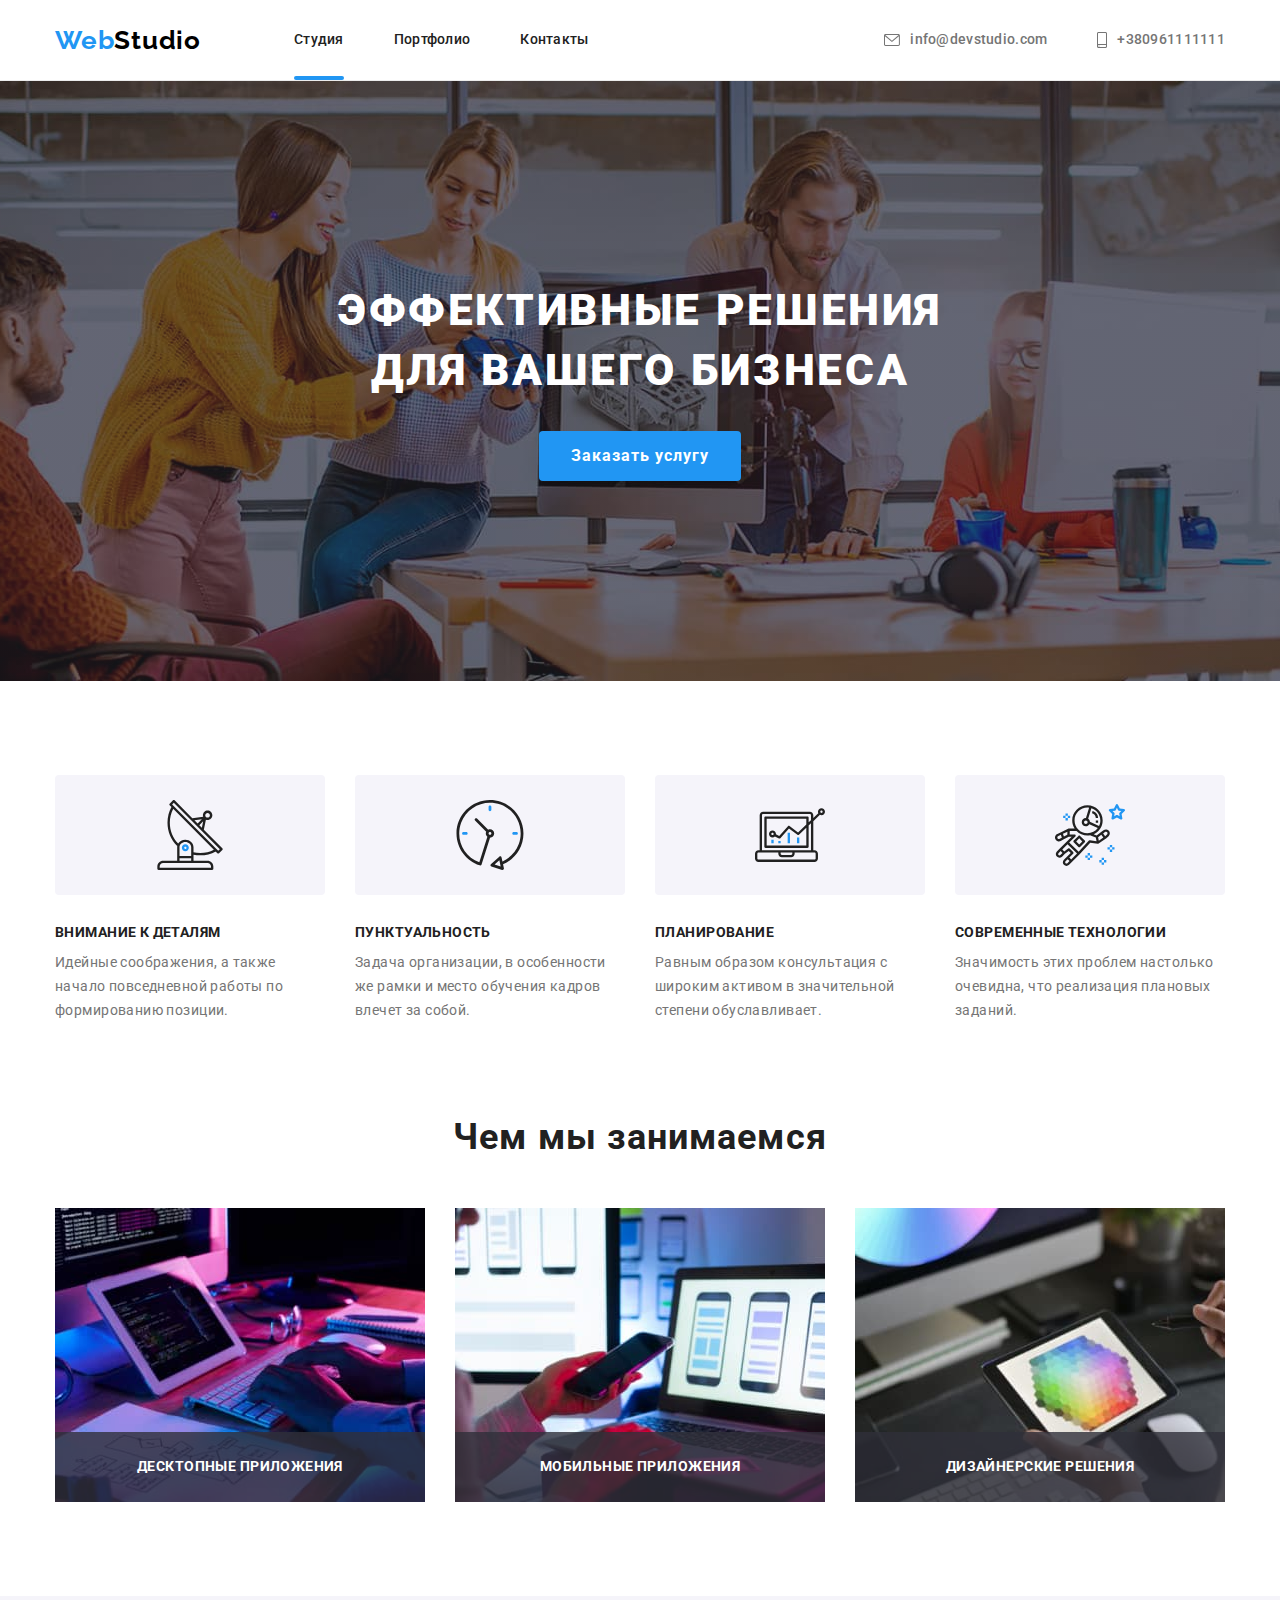
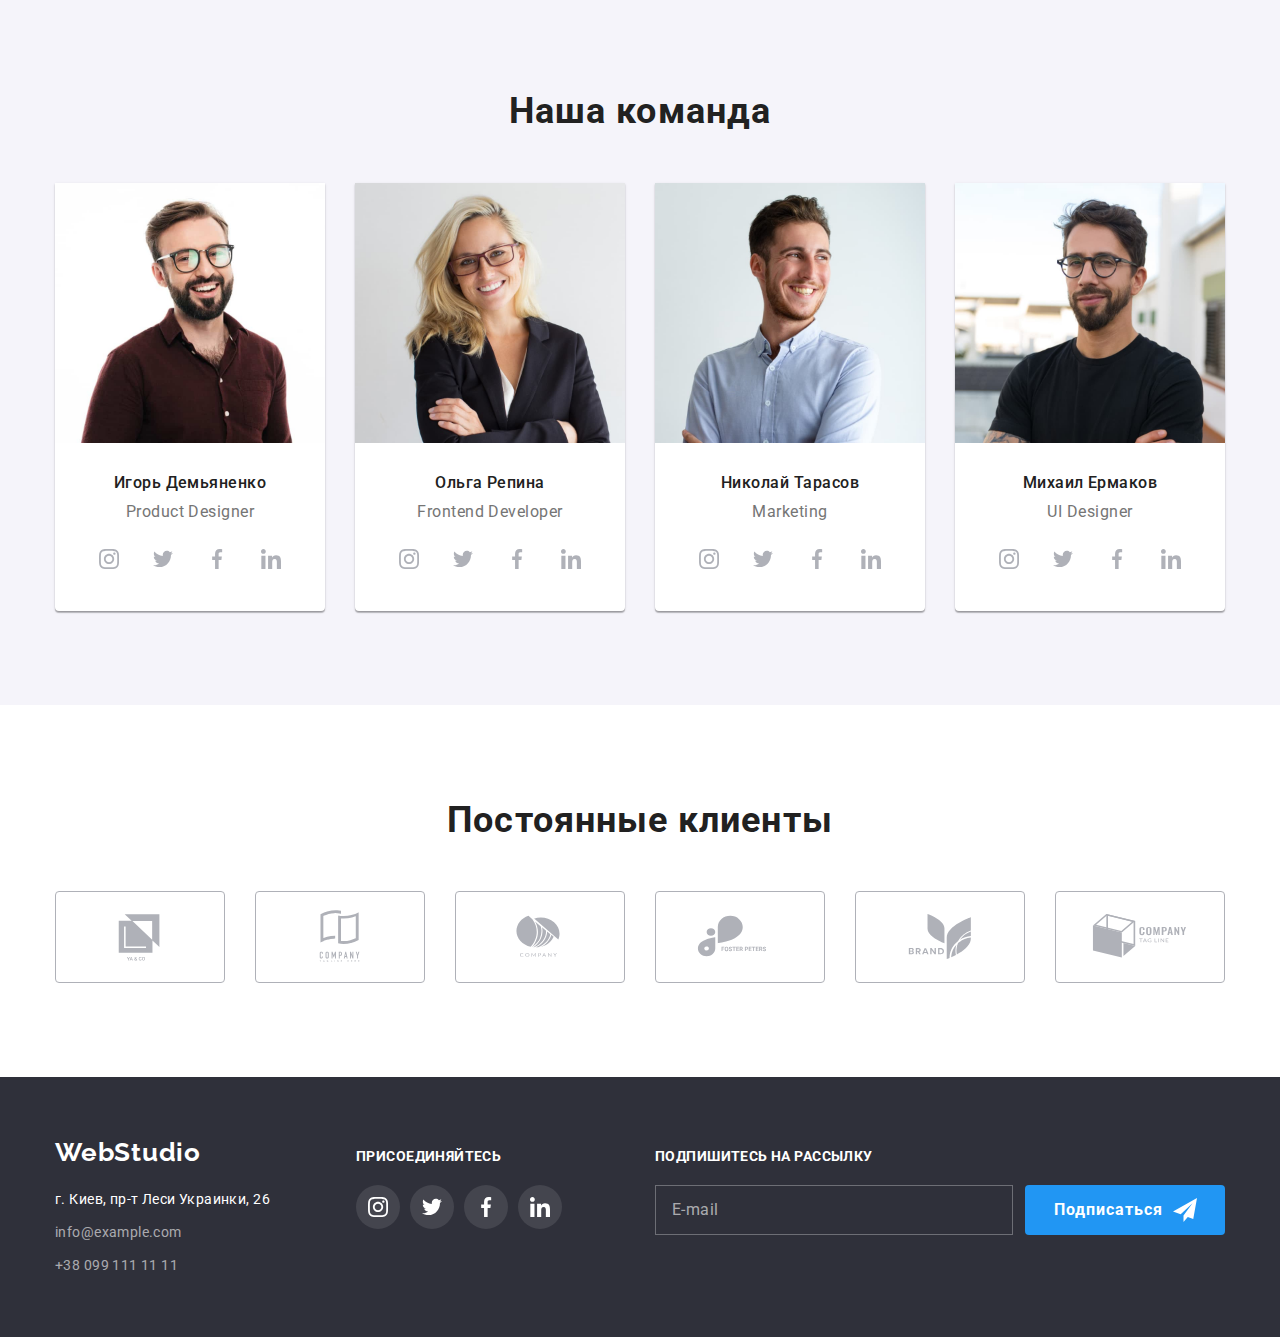
<file: index.html>
<!DOCTYPE html>
<html lang="ru">
  <head>
    <meta charset="UTF-8" />
    <meta http-equiv="X-UA-Compatible" content="IE=edge" />
    <meta name="viewport" content="width=device-width, initial-scale=1.0" />
    <title>Document</title>
    <link rel="preconnect" href="https://fonts.googleapis.com" />
    <link rel="preconnect" href="https://fonts.gstatic.com" crossorigin />
    <link
      href="https://fonts.googleapis.com/css2?family=Raleway:wght@700&family=Roboto:wght@400;500;700;900&display=swap"
      rel="stylesheet"
    />
    <link
      rel="stylesheet"
      href="https://cdnjs.cloudflare.com/ajax/libs/modern-normalize/1.1.0/modern-normalize.min.css"
    />
    <link rel="stylesheet" href="./css/main.min.css" />
    <link rel="stylesheet" href="./css/styles.css" />
  </head>
  <body>
    <!--------------------------------------Header-->
    <header class="section-header">
      <div class="container main-header">
        <nav class="header-nav">
          <a href="/" class="logo header__logo">
            <span class="logo--accent">Web</span>Studio</a
          >
          <ul class="header-list list">
            <li class="header-list__item">
              <a href="./index.html" class="header-list__link current"
                >Студия</a
              >
            </li>
            <li class="header-list__item">
              <a href="./portfolio.html" class="header-list__link">Портфолио</a>
            </li>
            <li class="header-list__item">
              <a href="" class="header-list__link">Контакты</a>
            </li>
          </ul>
        </nav>
        <ul class="auth-nav list">
          <li class="auth-nav__item">
            <a href="mailto:info@devstudio.com" class="auth-nav__link">
              <svg class="icon-envelope">
                <use href="./images/icons.svg#icon-envelope"></use>
              </svg>
              info@devstudio.com</a
            >
          </li>
          <li class="auth-nav__item">
            <a href="tel:+380961111111" class="auth-nav__link">
              <svg class="icon-smartphone">
                <use href="./images/icons.svg#icon-smartphone"></use>
              </svg>
              +380961111111</a
            >
          </li>
        </ul>
      </div>
    </header>
    <!-----------------------------------Main---------------------->
    <main>
      <section class="section-hero">
        <h1 class="section-hero__title">
          Эффективные решения <br />
          для вашего бизнеса
        </h1>
        <button
          data-modal-open
          type="button"
          class="button section-hero__button"
        >
          Заказать услугу
        </button>
      </section>

      <section class="section features">
        <div class="container">
          <h2 class="features__title visually-hidden">Наши преимущества</h2>
          <ul class="features__list list">
            <li class="features__item">
              <div class="features__icon-area">
                <svg class="icon-antena" width="70" height="70">
                  <use href="./images/icons.svg#icon-antena"></use>
                </svg>
              </div>

              <h3 class="features__after-title">Внимание к деталям</h3>
              <p class="features__text">
                Идейные соображения, а также начало повседневной работы по
                формированию позиции.
              </p>
            </li>
            <li class="features__item icon-clock">
              <div class="features__icon-area">
                <svg class="icon-clock" width="70" height="70">
                  <use href="./images/icons.svg#icon-clock"></use>
                </svg>
              </div>
              <h3 class="features__after-title">Пунктуальность</h3>
              <p class="features__text">
                Задача организации, в особенности же рамки и место обучения
                кадров влечет за собой.
              </p>
            </li>
            <li class="features__item icon-comp">
              <div class="features__icon-area">
                <svg class="icon-comp" width="70" height="70">
                  <use href="./images/icons.svg#icon-comp"></use>
                </svg>
              </div>
              <h3 class="features__after-title">Планирование</h3>
              <p class="features__text">
                Равным образом консультация с широким активом в значительной
                степени обуславливает.
              </p>
            </li>
            <li class="features__item icon-astro">
              <div class="features__icon-area">
                <svg class="icon-astro" width="70" height="70">
                  <use href="./images/icons.svg#icon-astro"></use>
                </svg>
              </div>
              <h3 class="features__after-title">Современные технологии</h3>
              <p class="features__text">
                Значимость этих проблем настолько очевидна, что реализация
                плановых заданий.
              </p>
            </li>
          </ul>
        </div>
      </section>
      <section class="section about">
        <div class="container">
          <h2 class="about__title">Чем мы занимаемся</h2>
          <ul class="about__list list">
            <li class="about__item">
              <img
                src="./images/box1s.jpg"
                alt="Сотрудник компании пишет код"
                width="370"
              />
              <p class="about__text">Десктопные приложения</p>
            </li>
            <li class="about__item">
              <img
                src="./images/box2s.jpg"
                alt="Сотрудник компании делает адаптивную верстку"
                width="370"
              />
              <p class="about__text">Мобильные приложения</p>
            </li>
            <li class="about__item">
              <img
                src="./images/box3s.jpg"
                alt="Сотрудник компании подбирает цвет"
                width="370"
              />
              <p class="about__text">Дизайнерские решения</p>
            </li>
          </ul>
        </div>
      </section>
      <section class="section team">
        <div class="container">
          <h2 class="team__title">Наша команда</h2>
          <ul class="team__list list">
            <li class="team__item">
              <img
                src="./images/Игорьs.jpg"
                alt="Фото Игоря Демьяненко"
                width="270"
                height="260"
              />
              <div class="team__text-content">
                <h3 class="team__title-members">Игорь Демьяненко</h3>
                <p class="team__text">Product Designer</p>
                <ul class="team__text-list list">
                  <li class="team__text-item">
                    <a href="" class="team__text-link">
                      <svg class="team__text-icon" width="20" height="20">
                        <use href="./images/icons.svg#icon-instagram"></use>
                      </svg>
                    </a>
                  </li>
                  <li class="team__text-item">
                    <a href="" class="team__text-link">
                      <svg class="team__text-icon" width="20" height="20">
                        <use href="./images/icons.svg#icon-twitter"></use>
                      </svg>
                    </a>
                  </li>
                  <li class="team__text-item">
                    <a href="" class="team__text-link">
                      <svg class="team__text-icon" width="20" height="20">
                        <use href="./images/icons.svg#icon-facebook"></use>
                      </svg>
                    </a>
                  </li>
                  <li class="team__text-item">
                    <a href="" class="team__text-link">
                      <svg class="team__text-icon" width="20" height="20">
                        <use href="./images/icons.svg#icon-linkedin"></use>
                      </svg>
                    </a>
                  </li>
                </ul>
              </div>
            </li>
            <li class="team__item">
              <img
                src="./images/Ольгаs.jpg"
                alt="Фото Ольги Репиной"
                width="270"
                height="260"
              />
              <div class="team__text-content">
                <h3 class="team__title-members">Ольга Репина</h3>
                <p class="team__text">Frontend Developer</p>
                <ul class="team__text-list list">
                  <li class="team__text-item">
                    <a href="" class="team__text-link">
                      <svg class="team__text-icon" width="20" height="20">
                        <use href="./images/icons.svg#icon-instagram"></use>
                      </svg>
                    </a>
                  </li>
                  <li class="team__text-item">
                    <a href="" class="team__text-link">
                      <svg class="team__text-icon" width="20" height="20">
                        <use href="./images/icons.svg#icon-twitter"></use>
                      </svg>
                    </a>
                  </li>
                  <li class="team__text-item">
                    <a href="" class="team__text-link">
                      <svg class="team__text-icon" width="20" height="20">
                        <use href="./images/icons.svg#icon-facebook"></use>
                      </svg>
                    </a>
                  </li>
                  <li class="team__text-item">
                    <a href="" class="team__text-link">
                      <svg class="team__text-icon" width="20" height="20">
                        <use href="./images/icons.svg#icon-linkedin"></use>
                      </svg>
                    </a>
                  </li>
                </ul>
              </div>
            </li>
            <li class="team__item">
              <img
                src="./images/Николайs.jpg"
                alt="Фото Николая Тарасова"
                width="270"
                height="260"
              />
              <div class="team__text-content">
                <h3 class="team__title-members">Николай Тарасов</h3>
                <p class="team__text">Marketing</p>
                <ul class="team__text-list list">
                  <li class="team__text-item">
                    <a href="" class="team__text-link">
                      <svg class="team__text-icon" width="20" height="20">
                        <use href="./images/icons.svg#icon-instagram"></use>
                      </svg>
                    </a>
                  </li>
                  <li class="team__text-item">
                    <a href="" class="team__text-link">
                      <svg class="team__text-icon" width="20" height="20">
                        <use href="./images/icons.svg#icon-twitter"></use>
                      </svg>
                    </a>
                  </li>
                  <li class="team__text-item">
                    <a href="" class="team__text-link">
                      <svg class="team__text-icon" width="20" height="20">
                        <use href="./images/icons.svg#icon-facebook"></use>
                      </svg>
                    </a>
                  </li>
                  <li class="team__text-item">
                    <a href="" class="team__text-link">
                      <svg class="team__text-icon" width="20" height="20">
                        <use href="./images/icons.svg#icon-linkedin"></use>
                      </svg>
                    </a>
                  </li>
                </ul>
              </div>
            </li>
            <li class="team__item">
              <img
                src="./images/Михаилs.jpg"
                alt="Фото Михаила Ермакова"
                width="270"
                height="260"
              />
              <div class="team__text-content">
                <h3 class="team__title-members">Михаил Ермаков</h3>
                <p class="team__text">UI Designer</p>
                <ul class="team__text-list list">
                  <li class="team__text-item">
                    <a href="" class="team__text-link">
                      <svg class="team__text-icon" width="20" height="20">
                        <use href="./images/icons.svg#icon-instagram"></use>
                      </svg>
                    </a>
                  </li>
                  <li class="team__text-item">
                    <a href="" class="team__text-link">
                      <svg class="team__text-icon" width="20" height="20">
                        <use href="./images/icons.svg#icon-twitter"></use>
                      </svg>
                    </a>
                  </li>
                  <li class="team__text-item">
                    <a href="" class="team__text-link">
                      <svg class="team__text-icon" width="20" height="20">
                        <use href="./images/icons.svg#icon-facebook"></use>
                      </svg>
                    </a>
                  </li>
                  <li class="team__text-item">
                    <a href="" class="team__text-link">
                      <svg class="team__text-icon" width="20" height="20">
                        <use href="./images/icons.svg#icon-linkedin"></use>
                      </svg>
                    </a>
                  </li>
                </ul>
              </div>
            </li>
          </ul>
        </div>
      </section>
      <section class="section">
        <div class="container client">
          <h2 class="client__title">Постоянные клиенты</h2>
          <ul class="client__list list">
            <li class="client__item">
              <a href="" class="client__link">
                <svg class="client__icon">
                  <use href="./images/icons.svg#icon-client1"></use>
                </svg>
              </a>
            </li>

            <li class="client__item">
              <a href="" class="client__link">
                <svg class="client__icon">
                  <use href="./images/icons.svg#icon-client2"></use>
                </svg>
              </a>
            </li>
            <li class="client__item">
              <a href="" class="client__link">
                <svg class="client__icon">
                  <use href="./images/icons.svg#icon-client3"></use>
                </svg>
              </a>
            </li>
            <li class="client__item">
              <a href="" class="client__link">
                <svg class="client__icon">
                  <use href="./images/icons.svg#icon-client4"></use>
                </svg>
              </a>
            </li>
            <li class="client__item">
              <a href="" class="client__link">
                <svg class="client__icon">
                  <use href="./images/icons.svg#icon-client5"></use>
                </svg>
              </a>
            </li>
            <li class="client__item">
              <a href="" class="client__link">
                <svg class="client__icon">
                  <use href="./images/icons.svg#icon-client6"></use>
                </svg>
              </a>
            </li>
          </ul>
        </div>
      </section>
    </main>
    <!--Footer-->
    <footer>
      <section class="section-footer">
        <div class="container footer-all">
          <div class="section-footer__adress-all">
            <a href="/" class="section-footer__logo logo">WebStudio</a>
            <address class="section-footer__addres">
              <a
                href="https://goo.gl/maps/HRtFTrd4s4vfdarKA"
                class="section-footer__addres-fiz"
                >г. Киев, пр-т Леси Украинки, 26</a
              >
              <ul class="section-footer__list list">
                <li class="section-footer__item">
                  <a href="mailto:info@example.com" class="section-footer__mail"
                    >info@example.com</a
                  >
                </li>
                <li class="section-footer__item">
                  <a href="tel:+380991111111" class="section-footer__tel"
                    >+38 099 111 11 11</a
                  >
                </li>
              </ul>
            </address>
          </div>
          <div class="footer-join">
            <p class="footer-join__text">Присоединяйтесь</p>
            <ul class="footer-join__list list">
              <li class="footer-join__item">
                <a href="" class="footer-join__link">
                  <svg class="footer-join__icon" width="20" height="20">
                    <use href="./images/icons.svg#icon-instagram"></use>
                  </svg>
                </a>
              </li>
              <li class="footer-join__item">
                <a href="" class="footer-join__link">
                  <svg class="footer-join__icon" width="20" height="20">
                    <use href="./images/icons.svg#icon-twitter"></use>
                  </svg>
                </a>
              </li>
              <li class="footer-join__item">
                <a href="" class="footer-join__link">
                  <svg class="footer-join__icon" width="20" height="20">
                    <use href="./images/icons.svg#icon-facebook"></use>
                  </svg>
                </a>
              </li>
              <li class="footer-join__item">
                <a href="" class="footer-join__link">
                  <svg class="footer-join__icon" width="20" height="20">
                    <use href="./images/icons.svg#icon-linkedin"></use>
                  </svg>
                </a>
              </li>
            </ul>
          </div>
          <div class="footer-subscribe">
            <!-- <p class="footer-subscription-text">Подпишитесь на рассылку</p> -->
            <form class="footer-form">
              <p class="footer-form__text">Подпишитесь на рассылку</p>

              <div class="footer-form__send">
                <input
                  type="email"
                  name="mail"
                  placeholder="E-mail"
                  id="mail"
                  class="footer-form__input"
                />
                <button type="submit" class="button footer-subscribe__button">
                  Подписаться
                  <svg class="button__plane" width="24px" height="24px">
                    <use href="./images/icons.svg#icon-plane"></use>
                  </svg>
                </button>
              </div>
            </form>
          </div>
        </div>
      </section>
    </footer>
    <!--  -->
    <div class="backdrop is-hidden" data-modal>
      <div class="modal">
        <form class="form">
          <p class="form__title">Оставьте свои данные, мы вам перезвоним</p>
          <div class="form__field">
            <label for="name" class="form__label">Имя</label>
            <div class="input">
              <input
                type="text"
                class="input__area"
                name="user-name"
                id="name"
                autofocus
              />
              <!-- ------------------icon-modal----------------- -->

              <svg class="input__icon icon-modal-person">
                <use href="./images/icons.svg#icon-modal-person"></use>
              </svg>
            </div>
          </div>
          <div class="form__field">
            <label for="tel" class="form__label">Телефон</label>
            <div class="input">
              <input type="tel" name="tel" id="tel" class="input__area" />
              <svg class="input__icon">
                <use href="./images/icons.svg#icon-modal-phone"></use>
              </svg>
            </div>
          </div>
          <div class="form__field">
            <label for="mail" class="form__label">Почта</label>
            <div class="input">
              <input type="email" class="input__area" name="mail" id="mail" />
              <svg class="input__icon">
                <use href="./images/icons.svg#icon-modal-email"></use>
              </svg>
            </div>
          </div>
          <div class="form__field form__coment">
            <label for="coment" class="form__label">Комментарий</label>
            <textarea
              class="coment"
              name="coment"
              id="coment"
              placeholder="Введите текст"
            ></textarea>
          </div>
          <div class="form__field form__check">
            <label class="form__label-policy">
              <input
                type="checkbox"
                name="policy"
                id="policy"
                class="checkbox"
              />
              <span class="form__icon-policy"></span>
              Соглашаюсь с рассылкой и принимаю
              <span class="form__policy-link">
                <a href="" class="form__policy-deal">Условия договора</a>
              </span>
            </label>
          </div>
          <button type="submit" class="button modal-btn">Отправить</button>
          <div class="btn-circle">
            <button class="btn-close" data-modal-close>
              <svg class="btn-close__icon" width="18" height="18">
                <use href="images/icons.svg#icon-close-black-18dp-1"></use>
              </svg>
            </button>
          </div>
        </form>
      </div>
    </div>

    <script src="./js/modal.js"></script>
  </body>
</html>
</file>
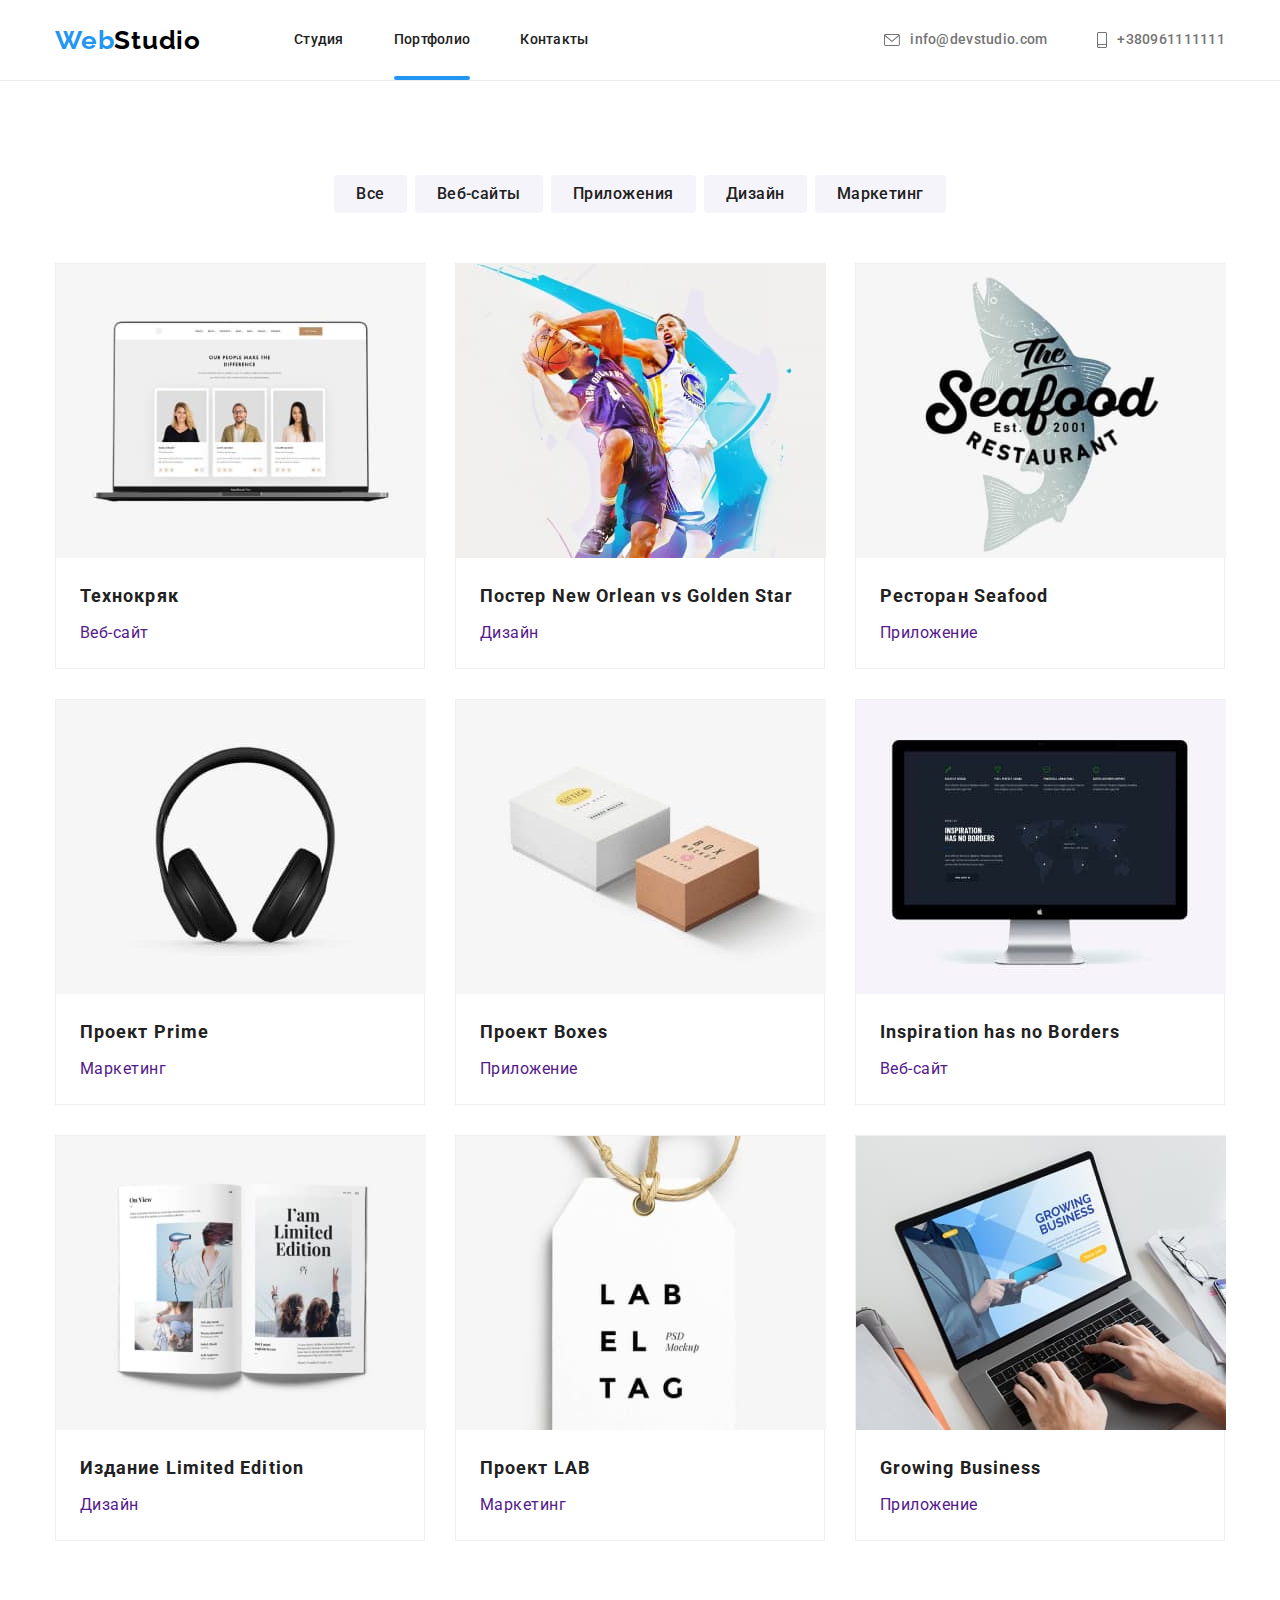
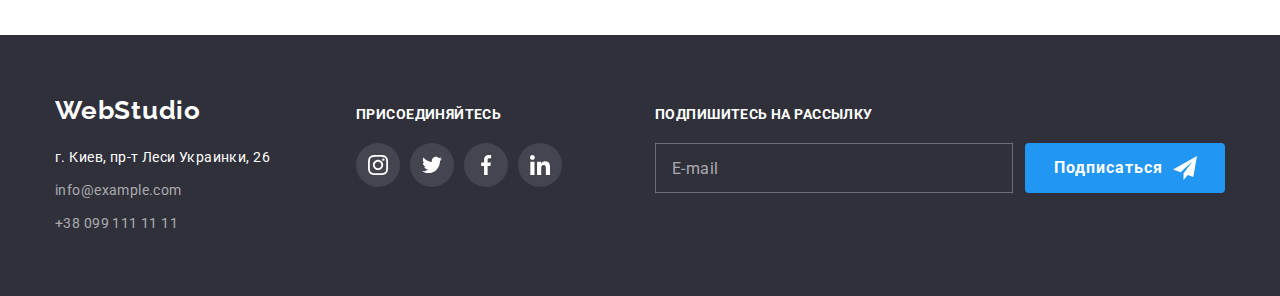
<file: portfolio.html>
<!DOCTYPE html>
<html lang="ru">
  <head>
    <meta charset="UTF-8" />
    <meta http-equiv="X-UA-Compatible" content="IE=edge" />
    <meta name="viewport" content="width=device-width, initial-scale=1.0" />
    <title>Document</title>
    <link rel="preconnect" href="https://fonts.googleapis.com" />
    <link rel="preconnect" href="https://fonts.gstatic.com" crossorigin />
    <link
      href="https://fonts.googleapis.com/css2?family=Raleway:wght@700&family=Roboto:wght@400;500;700;900&display=swap"
      rel="stylesheet"
    />
    <link
      rel="stylesheet"
      href="https://cdnjs.cloudflare.com/ajax/libs/modern-normalize/1.1.0/modern-normalize.min.css"
    />
    <link rel="stylesheet" href="./css/main.min.css" />
    <link rel="stylesheet" href="./css/styles.css" />
  </head>
  <body>
    <!--Header-->
    <header class="section-header">
      <div class="container main-header">
        <nav class="header-nav">
          <a href="/" class="logo header__logo">
            <span class="logo--accent">Web</span>Studio</a
          >
          <ul class="header-list list">
            <li class="header-list__item">
              <a href="./index.html" class="header-list__link">Студия</a>
            </li>
            <li class="header-list__item">
              <a href="./portfolio.html" class="header-list__link current"
                >Портфолио</a
              >
            </li>
            <li class="header-list__item">
              <a href="" class="header-list__link">Контакты</a>
            </li>
          </ul>
        </nav>
        <ul class="auth-nav list">
          <li class="auth-nav__item">
            <a href="mailto:info@devstudio.com" class="auth-nav__link">
              <svg class="icon-envelope">
                <use href="./images/icons.svg#icon-envelope"></use>
              </svg>
              info@devstudio.com</a
            >
          </li>
          <li class="auth-nav__item">
            <a href="tel:+380961111111" class="auth-nav__link">
              <svg class="icon-smartphone">
                <use href="./images/icons.svg#icon-smartphone"></use>
              </svg>
              +380961111111</a
            >
          </li>
        </ul>
      </div>
    </header>
    <!--Main-->
    <main>
      <section class="section portfolio">
        <div class="container">
          <h1 class="visually-hidden">Наши работы</h1>
          <ul class="portfolio__list list">
            <li class="portfolio__item">
              <button type="button" class="portfolio-btn">Все</button>
            </li>
            <li class="portfolio__item">
              <button type="button" class="portfolio-btn">Веб-сайты</button>
            </li>
            <li class="portfolio__item">
              <button type="button" class="portfolio-btn">Приложения</button>
            </li>
            <li class="portfolio__item">
              <button type="button" class="portfolio-btn">Дизайн</button>
            </li>
            <li class="portfolio__item">
              <button type="button" class="portfolio-btn">Маркетинг</button>
            </li>
          </ul>

          <!-- <div class="flex-container"> -->
          <ul class="gallary list">
            <li class="gallery__item">
              <a href="" class="gallery__link">
                <div class="gallery__thumb">
                  <img
                    src="./images/kryak.jpg"
                    alt="список сотрудников"
                    width="370"
                  />
                  <p class="gallery__animation">
                    Технокряк это современная площадка распространения
                    коронавируса. Компании используют эту платформу для
                    цифрового шпионажа и атак на защищённые сервера конкурентов.
                  </p>
                </div>

                <div class="gallery__content">
                  <h2 class="gallery__title">Технокряк</h2>
                  <p class="gallery__text">Веб-сайт</p>
                </div>
              </a>
            </li>
            <li class="gallery__item">
              <a href="" class="gallery__link">
                <div class="gallery__thumb">
                  <img
                    src="./images/norlean.jpg"
                    alt="баскетболисты"
                    width="370"
                  />
                  <p class="gallery__animation">
                    Технокряк это современная площадка распространения
                    коронавируса. Компании используют эту платформу для
                    цифрового шпионажа и атак на защищённые сервера конкурентов.
                  </p>
                </div>
                <div class="gallery__content">
                  <h2 class="gallery__title">
                    Постер <span lang="en"> New Orlean vs Golden Star</span>
                  </h2>
                  <p class="gallery__text">Дизайн</p>
                </div>
              </a>
            </li>
            <li class="gallery__item">
              <a href="" class="gallery__link">
                <div class="gallery__thumb">
                  <img
                    src="./images/seafood.jpg"
                    alt="картинка ресторана"
                    width="370"
                  />
                  <p class="gallery__animation">
                    Технокряк это современная площадка распространения
                    коронавируса. Компании используют эту платформу для
                    цифрового шпионажа и атак на защищённые сервера конкурентов.
                  </p>
                </div>
                <div class="gallery__content">
                  <h2 class="gallery__title">
                    Ресторан <span lang="en">Seafood</span>
                  </h2>
                  <p class="gallery__text">Приложение</p>
                </div>
              </a>
            </li>
            <li class="gallery__item">
              <a href="" class="gallery__link">
                <div class="gallery__thumb">
                  <img src="./images/phone.jpg" alt="наушники" width="370" />
                  <p class="gallery__animation">
                    Технокряк это современная площадка распространения
                    коронавируса. Компании используют эту платформу для
                    цифрового шпионажа и атак на защищённые сервера конкурентов.
                  </p>
                </div>
                <div class="gallery__content">
                  <h2 class="gallery__title">
                    Проект <span lang="en">Prime</span>
                  </h2>
                  <p class="gallery__text">Маркетинг</p>
                </div>
              </a>
            </li>
            <li class="gallery__item">
              <a href="" class="gallery__link">
                <div class="gallery__thumb">
                  <img src="./images/boxes.jpg" alt="коробки" width="370" />
                  <p class="gallery__animation">
                    Технокряк это современная площадка распространения
                    коронавируса. Компании используют эту платформу для
                    цифрового шпионажа и атак на защищённые сервера конкурентов.
                  </p>
                </div>
                <div class="gallery__content">
                  <h2 class="gallery__title">
                    Проект <span lang="en"> Boxes</span>
                  </h2>
                  <p class="gallery__text">Приложение</p>
                </div>
              </a>
            </li>

            <li class="gallery__item">
              <a href="" class="gallery__link">
                <div class="gallery__thumb">
                  <img src="./images/monitor.jpg" alt="монитор" width="370" />
                  <p class="gallery__animation">
                    Технокряк это современная площадка распространения
                    коронавируса. Компании используют эту платформу для
                    цифрового шпионажа и атак на защищённые сервера конкурентов.
                  </p>
                </div>
                <div class="gallery__content">
                  <h2 class="gallery__title">
                    <span lang="en">Inspiration has no Borders</span>
                  </h2>
                  <p class="gallery__text">Веб-сайт</p>
                </div>
              </a>
            </li>
            <li class="gallery__item">
              <a href="" class="gallery__link">
                <div class="gallery__thumb">
                  <img src="./images/book.jpg" alt="книга" width="370" />
                  <p class="gallery__animation">
                    Технокряк это современная площадка распространения
                    коронавируса. Компании используют эту платформу для
                    цифрового шпионажа и атак на защищённые сервера конкурентов.
                  </p>
                </div>
                <div class="gallery__content">
                  <h2 class="gallery__title">
                    Издание <span lang="en">Limited Edition</span>
                  </h2>
                  <p class="gallery__text">Дизайн</p>
                </div>
              </a>
            </li>
            <li class="gallery__item">
              <a href="" class="gallery__link">
                <div class="gallery__thumb">
                  <img
                    src="./images/birka.jpg"
                    alt="бирка с названием"
                    width="370"
                  />
                  <p class="gallery__animation">
                    Технокряк это современная площадка распространения
                    коронавируса. Компании используют эту платформу для
                    цифрового шпионажа и атак на защищённые сервера конкурентов.
                  </p>
                </div>
                <div class="gallery__content">
                  <h2 class="gallery__title">
                    Проект <span lang="en">LAB</span>
                  </h2>
                  <p class="gallery__text">Маркетинг</p>
                </div>
              </a>
            </li>
            <li class="gallery__item">
              <a href="" class="gallery__link">
                <div class="gallery__thumb">
                  <img src="./images/laptop.jpg" alt="ноутбук" width="370" />
                  <p class="gallery__animation">
                    Технокряк это современная площадка распространения
                    коронавируса. Компании используют эту платформу для
                    цифрового шпионажа и атак на защищённые сервера конкурентов.
                  </p>
                </div>
                <div class="gallery__content">
                  <h2 class="gallery__title">
                    <span lang="en">Growing Business</span>
                  </h2>
                  <p class="gallery__text">Приложение</p>
                </div>
              </a>
            </li>
          </ul>
          <!-- </div> -->
        </div>
      </section>
    </main>
    <!--Footer-->
    <footer>
      <section class="section-footer">
        <div class="container footer-all">
          <div class="section-footer__adress-all">
            <a href="/" class="section-footer__logo logo">WebStudio</a>
            <address class="section-footer__addres">
              <a
                href="https://goo.gl/maps/HRtFTrd4s4vfdarKA"
                class="section-footer__addres-fiz"
                >г. Киев, пр-т Леси Украинки, 26</a
              >
              <ul class="section-footer__list list">
                <li class="section-footer__item">
                  <a href="mailto:info@example.com" class="section-footer__mail"
                    >info@example.com</a
                  >
                </li>
                <li class="section-footer__item">
                  <a href="tel:+380991111111" class="section-footer__tel"
                    >+38 099 111 11 11</a
                  >
                </li>
              </ul>
            </address>
          </div>
          <div class="footer-join">
            <p class="footer-join__text">Присоединяйтесь</p>
            <ul class="footer-join__list list">
              <li class="footer-join__item">
                <a href="" class="footer-join__link">
                  <svg class="footer-join__icon" width="20" height="20">
                    <use href="./images/icons.svg#icon-instagram"></use>
                  </svg>
                </a>
              </li>
              <li class="footer-join__item">
                <a href="" class="footer-join__link">
                  <svg class="footer-join__icon" width="20" height="20">
                    <use href="./images/icons.svg#icon-twitter"></use>
                  </svg>
                </a>
              </li>
              <li class="footer-join__item">
                <a href="" class="footer-join__link">
                  <svg class="footer-join__icon" width="20" height="20">
                    <use href="./images/icons.svg#icon-facebook"></use>
                  </svg>
                </a>
              </li>
              <li class="footer-join__item">
                <a href="" class="footer-join__link">
                  <svg class="footer-join__icon" width="20" height="20">
                    <use href="./images/icons.svg#icon-linkedin"></use>
                  </svg>
                </a>
              </li>
            </ul>
          </div>
          <div class="footer-subscribe">
            <!-- <p class="footer-subscription-text">Подпишитесь на рассылку</p> -->
            <form class="footer-form">
              <p class="footer-form__text">Подпишитесь на рассылку</p>

              <div class="footer-form__send">
                <input
                  type="email"
                  name="mail"
                  placeholder="E-mail"
                  id="mail"
                  class="footer-form__input"
                />
                <button type="submit" class="button footer-subscribe__button">
                  Подписаться
                  <svg class="button__plane" width="24px" height="24px">
                    <use href="./images/icons.svg#icon-plane"></use>
                  </svg>
                </button>
              </div>
            </form>
          </div>
        </div>
      </section>
    </footer>
  </body>
</html>
</file>
<file: css/styles.css>
/*основной цвет текста #212121*/
/*вторичный цвет текста #757575 */
/* акцент #2196F3 */
/* цвет фона #ffffff */
/* вторичный цвет фона #F5F4FA */
/* цвет героя и футера #2F303A */
/* ---------------------------------- Переменные------- */

/* -----------------------------------Срос настроек------ */

/* -----------------------------------Body----------- */

/* -----------------------------------Hidden--------- */

/* --------------------------------Header -------------*/
/* main nav */

/* /* .auth-nav-mail::before {
  outline: 1px solid red;
  display: inline-flex;
  /* align-items: center; */
/* content: '';
  width: 16px;
  height: 12px;
  margin-right: 10px;
  background-image: url(../images/envelope.svg); */
/* background-position: center;} */

/* .auth-nav-tel::before {
  content: '';
  width: 10px;
  height: 16px;
  display: inline-flex;
  margin-right: 10px;
  background-image: url(../images/smartphone.svg);
  background-position: center;
} */
/* .icon-envelope {
  display: inline-block;
  width: 16px;
  height: 12px;
  fill: #757575;
  /* justify-self: end; 
} */

/* ------------------------------Hero -------------*/

/* --------------------------------------Main -------------- */

/* -----------------------------------------------SECTION FEATURES */

/* .features-item::before {
  display: block;
  content: '';
  height: 120px;
  /* width: 70px; */
/* margin-bottom: 30px;
  border-radius: 4px;
  background-size: auto;
  background-repeat: no-repeat;
  background-position: center;
  background-color: #f5f4fa;
} */
/* .icon-antena::before {
  background-image: url(../images/antena.svg);
} */
/* .icon-clock::before {
  background-image: url(../images/clock.svg);
}
.icon-comp::before {
  background-image: url(../images/comp.svg);
}
.icon-astro::before {
  background-image: url(..//images/astro.svg);
} */
/* .features-title { */
/* margin-top: 0; */
/* } */

/* ----------------------------------------------SECTION ABOUT */

/* -------------------------------------------------team-----------  */

/* ---------АЛЬТЕРНАТИВНЫЙ ВАРИАНТ */
/* .team-text-icon {
  fill: #afb1b8;
}
.team-text-link:hover .team-text-icon {
  fill: #ffffff;
} */

/* -------------------------------------footer-------------------------- */

/* -------------------------------------------------------------- */

/* ----------------------------------------------Footer subs---------------- */

/* .footer-btn-subs {
  align-items: center;
  display: flex;
  padding: 0;
  margin: 0;
  outline: 1px solid tomato;
  border: none;
  min-width: 200px;
  height: 50px;
  margin-top: 36px;
  margin-left: 12px;
} */

/* ---------------------------------------------Страница Portfolio -------------*/

/* .section-portfolio {
  padding-top: 94px;
  padding-bottom: 94px;
}  Переименовал секцию и закоментил*/

/* .flex-container {
  display: flex;

  width: 1200px;
  margin-left: auto;
  margin-right: auto;
  padding-left: 15px;
  padding-right: 15px;
  outline: 2px solid red;
} */

/* -------------------------------------------------BACKDROP-------------- */

/* ---------------------------------------------The End----------------------------- */

/* -----------Вариант 2 оверлея в портфолио----- */

/* .gallery-item-link {
  position: relative;
} */

/* .gallery-thumb::before {
  display: inline-block;
  content: '';
  position: absolute;
  width: 100%;
  height: 100%;
  background-color: rgba(33, 150, 243, 0.9);
  opacity: 0;
  transition: 250ms;
}
.gallery-thumb:hover::before {
  opacity: 1;
}
.gallery-thumb:hover .gallery-animation {
  opacity: 1;
} */
/* .gallery-animation {
  display: flex;
  position: absolute;
  padding: 63px 24px;
  top: 0;
  left: 0;
  font-size: 18px;
  line-height: 1.56;
  opacity: 0;
  letter-spacing: 0.03em;
  transition: 250ms;
  color: var(--second-title-text);
} */
</file>
<file: css/main.min.css>
:root{--primary-text-color: #757575;--title-text-color: #212121;--second-title-text: #ffffff;--accent-color: #2196f3;--primary-fone-color: #ffffff;--second-fone-color: #f5f4fa;--header-text-color: #212121;--btn-color: #fff}p,h1,h2,h3,h4,h5,h6{margin:0}ul{margin:0;padding:0}.list{padding:0;margin:0;list-style:none}a{text-decoration:none}img{display:block}body{font-family:"Roboto",sans-serif;color:var(--primary-text-color);background-color:var(--primary-fone-color)}.container{margin-left:auto;margin-right:auto;width:1200px;padding-left:15px;padding-right:15px}.visually-hidden{position:absolute;white-space:nowrap;width:1px;height:1px;overflow:hidden;border:0;padding:0;clip:rect(0 0 0 0);-webkit-clip-path:inset(50%);clip-path:inset(50%);margin:-1px}.section{padding-top:94px;padding-bottom:94px}.main-header{display:flex;align-items:center}.section-header{border-bottom:1px solid #ececec}.header__logo{display:flex;margin-right:93px;color:#000}.logo--accent{color:var(--accent-color)}.header-nav{display:flex;font-size:14px;font-weight:500;line-height:1.14;letter-spacing:.02em;align-items:center}.header-list{display:flex}.header-list__item{margin-right:50px}.header-list__item:last-child{margin-right:0}.header-list__link{display:flex;padding-top:32px;padding-bottom:32px;color:var(--header-text-color);transition-property:color;transition-duration:250ms;transition-timing-function:cubic-bezier(0.4, 0, 0.2, 1)}.header-list__link:hover,.header-list__link:focus,.header-list__link .current{color:var(--accent-color)}.current{position:relative}.header-list__link.current::after{display:block;content:"";height:4px;width:100%;position:absolute;left:0;bottom:0;background:var(--accent-color);border-radius:2px}.auth-nav{display:flex;margin-left:auto;align-items:center;font-size:14px;font-weight:500;line-height:1.14;letter-spacing:.02em;color:var(--primary-text-color)}.auth-nav__item+.auth-nav__item{margin-left:50px}.auth-nav__link{display:flex;align-items:center;color:var(--primary-text-color);transition-property:color;transition-duration:250ms;transition-timing-function:cubic-bezier(0.4, 0, 0.2, 1)}.auth-nav__link:hover,.auth-nav__link:focus{color:var(--accent-color)}.icon-envelope{display:inline-block;width:16px;height:12px;margin-right:10px;fill:currentColor}.icon-smartphone{display:inline-block;width:10px;height:16px;margin-right:10px;fill:currentColor}.logo{font-family:"Raleway",sans-serif;font-size:26px;font-weight:700;line-height:1.19;letter-spacing:.03em}.section-hero{max-width:1600px;height:600px;margin-left:auto;margin-right:auto;padding-top:200px;padding-bottom:200px;text-align:center;background-color:#c4c4c4;background-image:linear-gradient(rgba(47, 48, 58, 0.4), rgba(47, 48, 58, 0.4)),url(../images/hero.jpg);background-repeat:no-repeat;background-position:center;background-size:cover}.section-hero__title{margin-bottom:30px;color:var(--second-title-text);font-size:44px;font-weight:900;line-height:1.36;letter-spacing:.06em;text-transform:uppercase}.button{min-width:200px;height:50px;border:none;font-size:16px;font-weight:700;line-height:1.87;letter-spacing:.06em;border-radius:4px;cursor:pointer;align-items:center;text-align:center;color:var(--btn-color)}.section-hero__button{display:inline-block;padding:10px 32px;box-shadow:0px 4px 4px rgba(0,0,0,.15);background-color:var(--accent-color);transition-property:background-color;transition-duration:250ms;transition-timing-function:cubic-bezier(0.4, 0, 0.2, 1)}.section-hero__button:hover,.section-hero__button:focus{background-color:#188ce8;color:var(--btn-color)}.features{padding-bottom:47px}.features__list{display:flex}.features__item{width:270px;margin-right:30px}.features__item:last-child{margin-right:0}.features__icon-area{display:flex;width:270px;height:120px;border-radius:4px;margin-bottom:30px;background-color:#f5f4fa;justify-content:center;align-items:center}.features__after-title{margin-bottom:10px;font-size:14px;line-height:1.14;letter-spacing:.03em;text-transform:uppercase;color:var(--title-text-color)}.features__text{margin-bottom:0;font-size:14px;line-height:1.7;letter-spacing:.03em}.about{padding-top:47px}.about__title{margin-top:0;margin-bottom:50px;font-size:36px;line-height:1.17;letter-spacing:.03em;text-align:center;color:var(--title-text-color)}.about__list{display:flex}.about__item{position:relative}.about__item:not(:last-child){margin-right:30px}.about__text{display:flex;position:absolute;left:0;bottom:0;align-items:center;justify-content:center;width:370px;height:70px;font-size:14px;font-weight:700;line-height:1.14;letter-spacing:.03em;text-align:center;text-transform:uppercase;color:var(--second-title-text);background-color:rgba(47,48,58,.8)}.team{margin-top:0;padding-top:94px;padding-bottom:94px;background-color:#f5f4fa}.team__list{display:flex;margin-left:-30px}.team__item{width:calc(100% / 4 - 30px);margin-left:30px;background-color:#fff;box-shadow:0px 1px 3px rgba(0,0,0,.12),0px 1px 1px rgba(0,0,0,.14),0px 2px 1px rgba(0,0,0,.2);border-radius:0px 0px 4px 4px}.team__title{margin-top:0;margin-bottom:50px;font-size:36px;line-height:1.17;letter-spacing:.03em;text-align:center;color:var(--title-text-color)}.team__title-members{margin-top:0;margin-bottom:10px;font-size:16px;font-weight:500;line-height:1.19;letter-spacing:.03em;text-align:center;color:var(--title-text-color)}.team__text{margin-top:0;margin-bottom:16px;font-size:16px;line-height:1.19;letter-spacing:.03em;text-align:center}.team__text-content{padding-top:30px;padding-bottom:30px}.team__text-list{display:flex;justify-content:center}.team__text-link{display:flex;justify-content:center;align-items:center;width:44px;height:44px;color:#afb1b8;background-color:#fff;border-radius:50%;transition-property:background-color,color;transition-duration:250ms;transition-timing-function:cubic-bezier(0.4, 0, 0.2, 1)}.team__text-link:hover,.team__text-link:focus{background-color:var(--accent-color);color:#fff}.team__text-item+.team__text-item{margin-left:10px}.team__text-icon{fill:currentColor}.client__title{margin-top:0;margin-bottom:50px;font-size:36px;line-height:1.17;letter-spacing:.03em;text-align:center;color:var(--title-text-color)}.client__list{display:flex}.client__link{display:flex;width:170px;height:92px;justify-content:center;align-items:center;color:#e5e5e5;border:1px solid #afb1b8;border-radius:4px;transition-property:border;transition-duration:250ms;transition-timing-function:cubic-bezier(0.4, 0, 0.2, 1)}.client__link:hover,.client__link:focus{border:1px solid var(--accent-color)}.client__item+.client__item{margin-left:30px}.client__icon{display:flex;width:106px;height:60px;fill:#afb1b8;transition-property:fill;transition-duration:250ms;transition-timing-function:cubic-bezier(0.4, 0, 0.2, 1)}.client__link:hover .client__icon,.client__link:focus .client__icon{fill:var(--accent-color)}.portfolio-btn{font-family:inherit;font-size:16px;font-weight:500;line-height:1.62;letter-spacing:.03em;cursor:pointer;padding:6px 22px;text-align:center;color:var(--title-text-color);background-color:#f5f4fa;border-radius:4px;border:none;transition-property:color,background-color;transition-duration:250ms;transition-timing-function:cubic-bezier(0.4, 0, 0.2, 1)}.portfolio-btn:hover,.portfolio-btn:focus{color:var(--btn-color);background-color:var(--accent-color);box-shadow:0px 3px 1px rgba(0,0,0,.1),0px 1px 2px rgba(0,0,0,.08),0px 2px 2px rgba(0,0,0,.12)}.gallery__title{margin-bottom:4px;font-size:18px;line-height:2;letter-spacing:.06em;color:var(--header-text-color)}.gallery__text{font-size:16px;line-height:1.88;letter-spacing:.03em}.portfolio__list{display:flex;margin-bottom:50px;justify-content:center}.portfolio__item:not(:last-child){margin-right:8px}.gallary{display:flex;flex-wrap:wrap;margin-left:-30px;margin-top:-30px}.gallery__item{width:calc(100% / 3 - 30px);margin-left:30px;margin-top:30px;border:1px solid #eee}.gallery__link{display:block;transition-property:box-shadow;transition-duration:250ms;transition-timing-function:cubic-bezier(0.4, 0, 0.2, 1)}.gallery__link:hover,.gallery__link:focus{box-shadow:0px 1px 1px rgba(0,0,0,.12),0px 4px 4px rgba(0,0,0,.06),1px 4px 6px rgba(0,0,0,.16)}.gallery__content{padding-top:20px;padding-right:24px;padding-bottom:20px;padding-left:24px}.gallery__thumb{display:flex;position:relative;width:370px;overflow:hidden}.gallery__animation{display:inline-block;position:absolute;width:370px;opacity:0;padding:63px 24px;font-size:18px;line-height:1.56;letter-spacing:.03em;color:var(--second-title-text);background-color:rgba(33,150,243,.9);transition-property:transform,opacity;transition-duration:250ms;transition-timing-function:cubic-bezier(0.4, 0, 0.2, 1);transform:translateY(100%)}.gallery__link:hover .gallery__animation{opacity:1;transform:translateY(0)}.footer-all{display:flex;align-items:baseline}.section-footer{padding-top:60px;padding-bottom:60px;background-color:#2f303a}.section-footer__adress-all{width:231px}.section-footer__logo{display:block;color:#fff;margin-bottom:20px}.section-footer__addres-fiz{display:block;margin-bottom:9px;font-style:normal;font-size:14px;line-height:1.71;letter-spacing:.03em;color:var(--second-title-text);transition-property:color;transition-duration:250ms;transition-timing-function:cubic-bezier(0.4, 0, 0.2, 1)}.section-footer__addres-fiz:hover,.section-footer__addres-fiz:focus{color:var(--accent-color)}.section-footer__mail{display:block;margin-bottom:9px;font-style:normal;font-size:14px;font-weight:400;line-height:1.71;letter-spacing:.03em;color:rgba(255,255,255,.6);transition-property:color;transition-duration:250ms;transition-timing-function:cubic-bezier(0.4, 0, 0.2, 1)}.section-footer__mail:hover,.section-footer__mail:focus{color:var(--accent-color)}.section-footer__tel{font-style:normal;font-size:14px;line-height:1.71;letter-spacing:.03em;color:rgba(255,255,255,.6);transition-property:color;transition-duration:250ms;transition-timing-function:cubic-bezier(0.4, 0, 0.2, 1)}.section-footer__tel:hover,.section-footer__tel:focus{color:var(--accent-color)}.footer-join{width:206px;margin-left:70px}.footer-join__text{margin-bottom:20px;font-size:14px;font-weight:700;line-height:1.14;letter-spacing:.03em;text-transform:uppercase;color:var(--second-title-text)}.footer-join__list{display:flex}.footer-join__link{display:flex;justify-content:center;align-items:center;width:44px;height:44px;background-color:rgba(255,255,255,.1);border-radius:50%;transition-property:background-color;transition-duration:250ms;transition-timing-function:cubic-bezier(0.4, 0, 0.2, 1)}.footer-join__link:hover,.footer-join__link:focus{background-color:var(--accent-color)}.footer-join__item:not(:last-child){margin-right:10px}.footer-join__icon{fill:var(--btn-color)}.footer-subscribe{margin-left:93px;margin-right:0;width:570px}.footer-form__text{display:block;margin-bottom:20px;font-size:14px;font-weight:700;line-height:1.14;letter-spacing:.03em;text-transform:uppercase;color:var(--second-title-text)}.footer-form__send{display:flex}.footer-form__input{padding-top:15px;padding-bottom:15px;padding-left:16px;width:358px;height:50px;border:1px solid rgba(255,255,255,.3);color:var(--second-title-text);background-color:#2f303a}.footer-form__input::-moz-placeholder{font-size:16px;line-height:1.25;letter-spacing:.03em;color:rgba(255,255,255,.6)}.footer-form__input:-ms-input-placeholder{font-size:16px;line-height:1.25;letter-spacing:.03em;color:rgba(255,255,255,.6)}.footer-form__input::placeholder{font-size:16px;line-height:1.25;letter-spacing:.03em;color:rgba(255,255,255,.6)}.footer-subscribe__button{display:flex;margin-left:12px;padding-left:29px;background-color:var(--accent-color);transition-property:box-shadow;transition-duration:250ms;transition-timing-function:cubic-bezier(0.4, 0, 0.2, 1)}.footer-subscribe__button:hover,.footer-subscribe__button:focus{box-shadow:0px 4px 4px rgba(0,0,0,.15)}.button__plane{padding:0;margin:0;border:none;display:inline-block;fill:#fff;margin-left:10px}.backdrop{position:fixed;top:0;left:0;width:100vw;height:100vh;background-color:rgba(0,0,0,.2);z-index:2;opacity:1;transition:opacity 250ms cubic-bezier(0.4, 0, 0.2, 1),visibility 250ms}.is-hidden{opacity:0;pointer-events:none;visibility:hidden}.backdrop.is-hidden .modal{transform:translate(-50%, -50%) scale(0.9)}.modal{display:flex;position:absolute;padding:40px;top:50%;left:50%;width:528px;height:581px;opacity:1;transform:translate(-50%, -50%) scale(1);transition:transform 250ms cubic-bezier(0.4, 0, 0.2, 1);background-color:#fff}.btn-close__icon{color:#000;background-color:transparent;border:none;transition:fill 250ms cubic-bezier(0.4, 0, 0.2, 1)}.btn-close{width:18px;height:18px;padding:0;margin:0;border:none;background-color:#fff;cursor:pointer}.btn-circle{position:absolute;display:flex;top:8px;right:8px;justify-content:center;align-items:center;width:30px;height:30px;border-radius:50%;border:1px solid rgba(0,0,0,.1);background-color:#fff}.btn-circle:hover,.btn-circle:focus .btn--close{fill:var(--accent-color)}.form{display:flex;width:100%;margin-left:auto;margin-right:auto;flex-direction:column;border:none;margin:0}.form__title{margin-bottom:12px;font-size:20px;font-weight:700;line-height:1.15;letter-spacing:.03em;text-align:center;color:var(--header-text-color)}.form__label{margin-bottom:4px;font-size:12px;line-height:1.17;letter-spacing:.01em;color:var(--primary-text-color)}.form__field{width:100%;display:flex;margin-bottom:10px;flex-direction:column}.input__area{padding-left:42px;width:100%;height:40px;border:1px solid rgba(33,33,33,.2);border-radius:4px;transition:border-color 250ms cubic-bezier(0.4, 0, 0.2, 1)}.input__area:focus{border-color:var(--accent-color);outline:var(--accent-color)}.input{position:relative}.input__icon{position:absolute;top:50%;transform:translateY(-50%);left:12px;width:18px;height:18px;fill:var(--title-text-color);transition:fill 250ms cubic-bezier(0.4, 0, 0.2, 1)}.input__area:focus+.input__icon{fill:var(--accent-color)}.form__field textarea::-moz-placeholder{font-size:12px;font-weight:400;line-height:1.17;letter-spacing:.01em;color:rgba(117,117,117,.5)}.form__field textarea:-ms-input-placeholder{font-size:12px;font-weight:400;line-height:1.17;letter-spacing:.01em;color:rgba(117,117,117,.5)}.form__field textarea::placeholder{font-size:12px;font-weight:400;line-height:1.17;letter-spacing:.01em;color:rgba(117,117,117,.5)}textarea{padding:12px 16px;resize:none;height:120px;border:1px solid rgba(33,33,33,.2);box-sizing:border-box;border-radius:4px;transition:border-color 250ms cubic-bezier(0.4, 0, 0.2, 1)}textarea:focus{border-color:var(--accent-color);outline:var(--accent-color)}.form__coment{margin-bottom:20px}.form__check{padding-left:14px}.form__label-policy{font-size:14px;font-weight:400;line-height:1.71;letter-spacing:.03em;color:var(--primary-text-color)}.form__policy-deal{font-weight:normal;font-size:14px;line-height:1.71;letter-spacing:.03em;color:var(--accent-color);-webkit-text-decoration-line:underline;text-decoration-line:underline}.form__check{display:inline-flex;flex-direction:row;margin-bottom:30px}.form__label-policy{display:flex;align-items:center}.modal-btn{display:flex;justify-content:center;align-items:center;margin:0;padding:0;margin-left:auto;margin-right:auto;background-color:var(--accent-color);box-shadow:0px 4px 4px rgba(0,0,0,.15);border-radius:4px;transition:box-shadow 250ms cubic-bezier(0.4, 0, 0.2, 1),background-color 250ms cubic-bezier(0.4, 0, 0.2, 1)}.modal-btn:focus,.modal-btn:hover{background-color:#188ce8;box-shadow:0px 4px 4px rgba(0,0,0,.25)}.checkbox{-webkit-appearance:none;position:absolute}.form__icon-policy{display:inline-block;background-position:50% 50%;width:16px;height:15px;margin-right:7px;border-radius:2px;background-size:contain;background-repeat:no-repeat;background-origin:border-box;color:#fff;border:1px solid var(--title-text-color);transition:border-color 250ms cubic-bezier(0.4, 0, 0.2, 1),background-color 250ms cubic-bezier(0.4, 0, 0.2, 1)}.form__policy-link{margin-left:3px}.checkbox:checked+.form__icon-policy{border-color:var(--accent-color);background-color:var(--accent-color);background-image:url(../images/icon-check.svg)}/*# sourceMappingURL=main.min.css.map */
</file>
